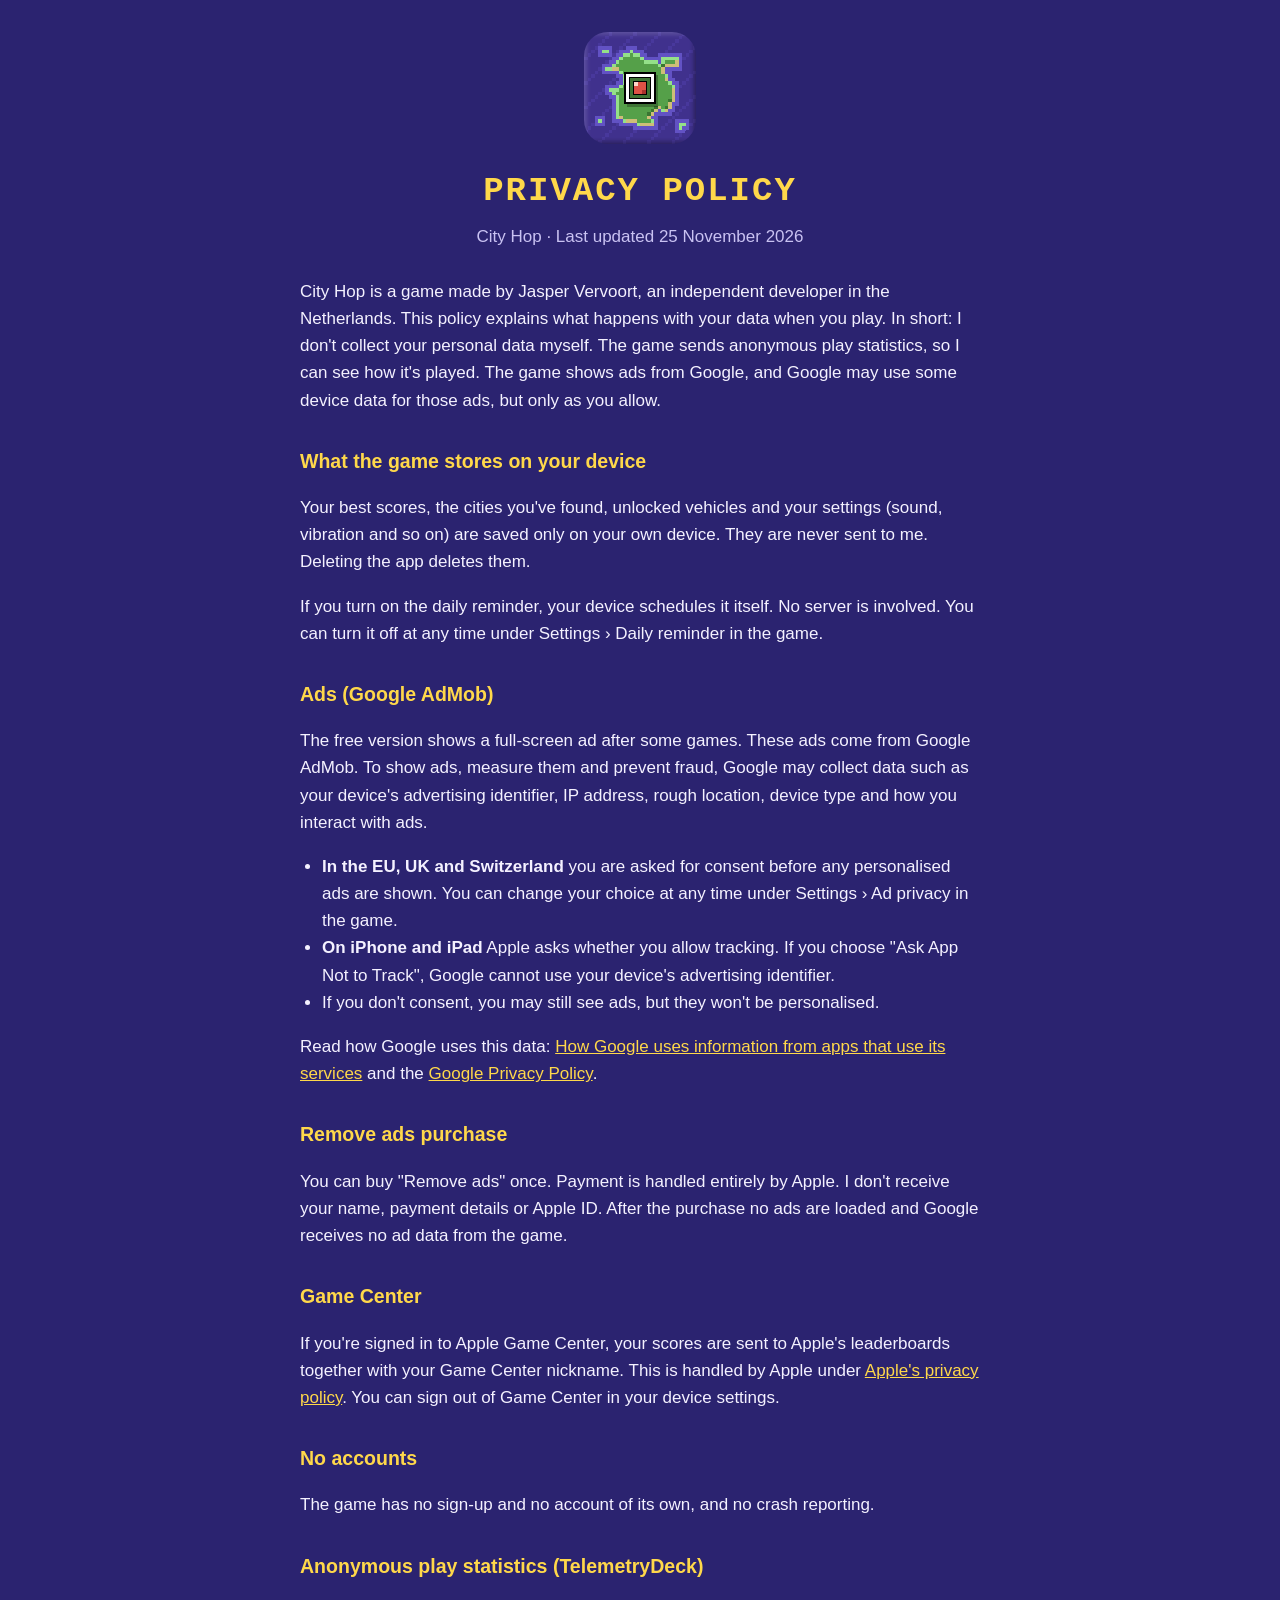
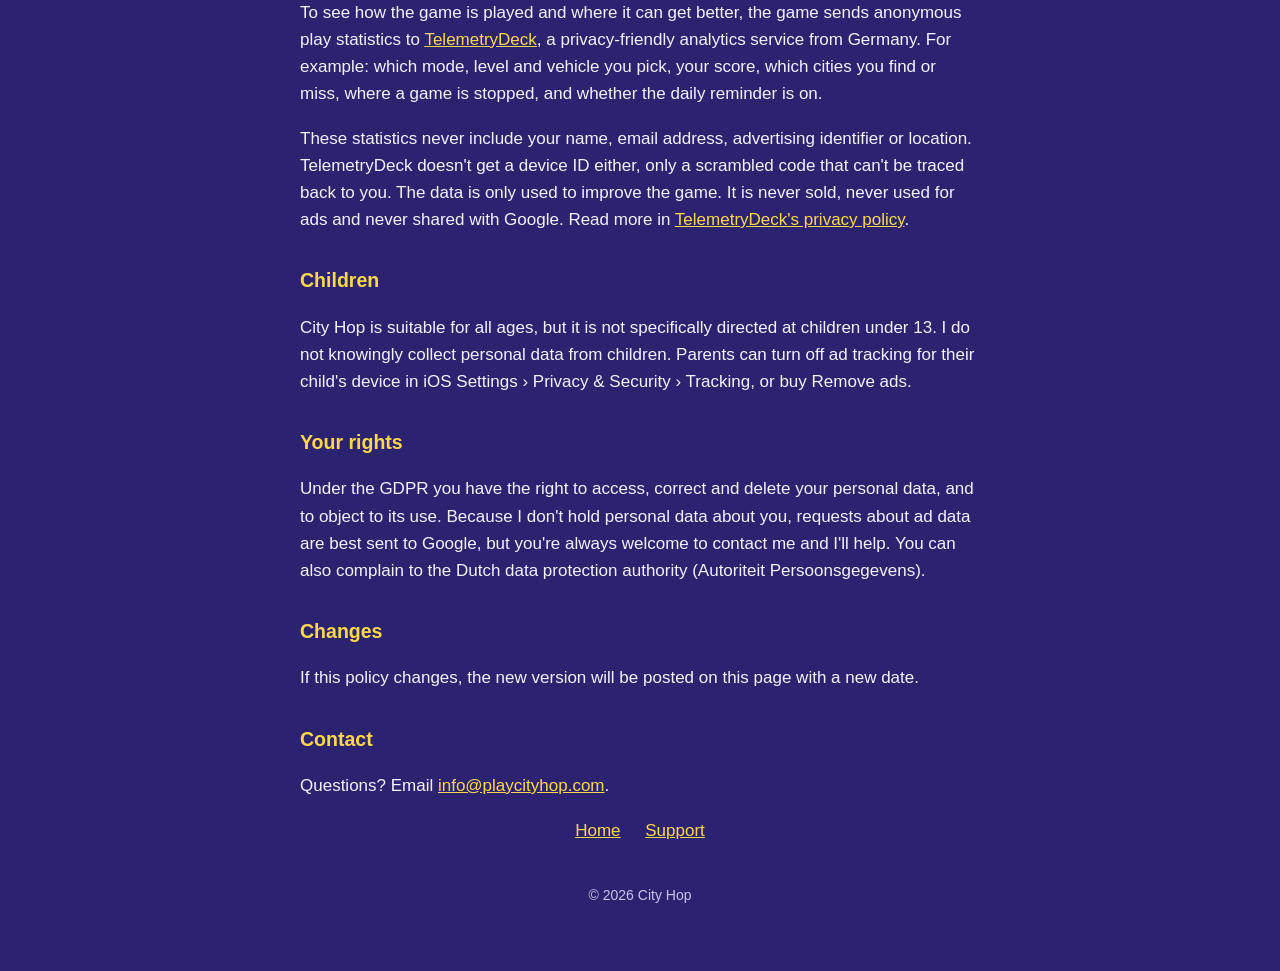
<file: privacy.html>
<!DOCTYPE html>
<html lang="en">
<head>
<meta charset="utf-8">
<meta name="viewport" content="width=device-width, initial-scale=1">
<meta name="apple-itunes-app" content="app-id=6837381733">
<title>Privacy policy – City Hop</title>
<link rel="icon" href="icon.png">
<link rel="stylesheet" href="style.css">
</head>
<body>
<main>
  <header>
    <img src="icon.png" alt="City Hop app icon">
    <h1>PRIVACY POLICY</h1>
    <p class="tag">City Hop · Last updated 25 November 2026</p>
  </header>

  <p>City Hop is a game made by Jasper Vervoort, an independent developer in the Netherlands. This policy explains what happens with your data when you play. In short: I don't collect your personal data myself. The game sends anonymous play statistics, so I can see how it's played. The game shows ads from Google, and Google may use some device data for those ads, but only as you allow.</p>

  <h2>What the game stores on your device</h2>
  <p>Your best scores, the cities you've found, unlocked vehicles and your settings (sound, vibration and so on) are saved only on your own device. They are never sent to me. Deleting the app deletes them.</p>
  <p>If you turn on the daily reminder, your device schedules it itself. No server is involved. You can turn it off at any time under Settings › Daily reminder in the game.</p>

  <h2>Ads (Google AdMob)</h2>
  <p>The free version shows a full-screen ad after some games. These ads come from Google AdMob. To show ads, measure them and prevent fraud, Google may collect data such as your device's advertising identifier, IP address, rough location, device type and how you interact with ads.</p>
  <ul>
    <li><strong>In the EU, UK and Switzerland</strong> you are asked for consent before any personalised ads are shown. You can change your choice at any time under Settings › Ad privacy in the game.</li>
    <li><strong>On iPhone and iPad</strong> Apple asks whether you allow tracking. If you choose "Ask App Not to Track", Google cannot use your device's advertising identifier.</li>
    <li>If you don't consent, you may still see ads, but they won't be personalised.</li>
  </ul>
  <p>Read how Google uses this data: <a href="https://policies.google.com/technologies/partner-sites">How Google uses information from apps that use its services</a> and the <a href="https://policies.google.com/privacy">Google Privacy Policy</a>.</p>

  <h2>Remove ads purchase</h2>
  <p>You can buy "Remove ads" once. Payment is handled entirely by Apple. I don't receive your name, payment details or Apple ID. After the purchase no ads are loaded and Google receives no ad data from the game.</p>

  <h2>Game Center</h2>
  <p>If you're signed in to Apple Game Center, your scores are sent to Apple's leaderboards together with your Game Center nickname. This is handled by Apple under <a href="https://www.apple.com/legal/privacy/">Apple's privacy policy</a>. You can sign out of Game Center in your device settings.</p>

  <h2>No accounts</h2>
  <p>The game has no sign-up and no account of its own, and no crash reporting.</p>

  <h2>Anonymous play statistics (TelemetryDeck)</h2>
  <p>To see how the game is played and where it can get better, the game sends anonymous play statistics to <a href="https://telemetrydeck.com">TelemetryDeck</a>, a privacy-friendly analytics service from Germany. For example: which mode, level and vehicle you pick, your score, which cities you find or miss, where a game is stopped, and whether the daily reminder is on.</p>
  <p>These statistics never include your name, email address, advertising identifier or location. TelemetryDeck doesn't get a device ID either, only a scrambled code that can't be traced back to you. The data is only used to improve the game. It is never sold, never used for ads and never shared with Google. Read more in <a href="https://telemetrydeck.com/privacy/">TelemetryDeck's privacy policy</a>.</p>

  <h2>Children</h2>
  <p>City Hop is suitable for all ages, but it is not specifically directed at children under 13. I do not knowingly collect personal data from children. Parents can turn off ad tracking for their child's device in iOS Settings › Privacy & Security › Tracking, or buy Remove ads.</p>

  <h2>Your rights</h2>
  <p>Under the GDPR you have the right to access, correct and delete your personal data, and to object to its use. Because I don't hold personal data about you, requests about ad data are best sent to Google, but you're always welcome to contact me and I'll help. You can also complain to the Dutch data protection authority (Autoriteit Persoonsgegevens).</p>

  <h2>Changes</h2>
  <p>If this policy changes, the new version will be posted on this page with a new date.</p>

  <h2>Contact</h2>
  <p>Questions? Email <a href="mailto:info@playcityhop.com">info@playcityhop.com</a>.</p>

  <nav>
    <a href="index.html">Home</a>
    <a href="support.html">Support</a>
  </nav>
  <footer>© 2026 City Hop</footer>
</main>
</body>
</html>
</file>
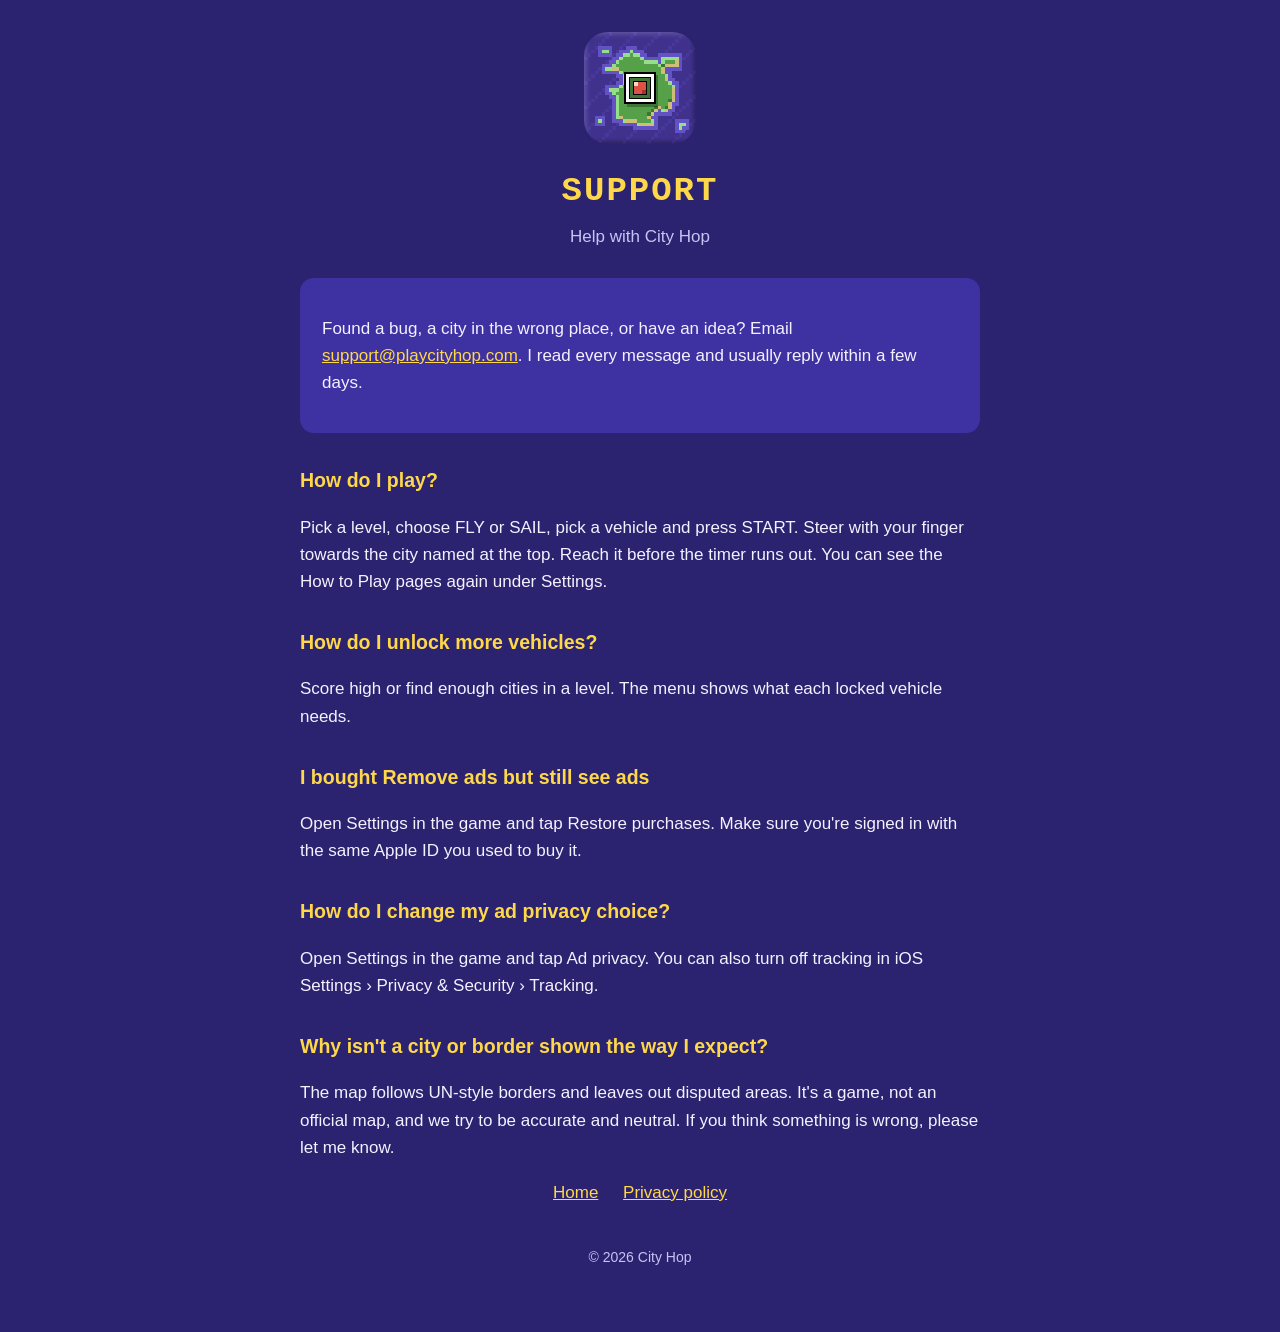
<file: support.html>
<!DOCTYPE html>
<html lang="en">
<head>
<meta charset="utf-8">
<meta name="viewport" content="width=device-width, initial-scale=1">
<meta name="apple-itunes-app" content="app-id=6837381733">
<title>Support – City Hop</title>
<link rel="icon" href="icon.png">
<link rel="stylesheet" href="style.css">
</head>
<body>
<main>
  <header>
    <img src="icon.png" alt="City Hop app icon">
    <h1>SUPPORT</h1>
    <p class="tag">Help with City Hop</p>
  </header>

  <div class="panel">
    <p>Found a bug, a city in the wrong place, or have an idea? Email <a href="mailto:support@playcityhop.com">support@playcityhop.com</a>. I read every message and usually reply within a few days.</p>
  </div>

  <h2>How do I play?</h2>
  <p>Pick a level, choose FLY or SAIL, pick a vehicle and press START. Steer with your finger towards the city named at the top. Reach it before the timer runs out. You can see the How to Play pages again under Settings.</p>

  <h2>How do I unlock more vehicles?</h2>
  <p>Score high or find enough cities in a level. The menu shows what each locked vehicle needs.</p>

  <h2>I bought Remove ads but still see ads</h2>
  <p>Open Settings in the game and tap Restore purchases. Make sure you're signed in with the same Apple ID you used to buy it.</p>

  <h2>How do I change my ad privacy choice?</h2>
  <p>Open Settings in the game and tap Ad privacy. You can also turn off tracking in iOS Settings › Privacy & Security › Tracking.</p>

  <h2>Why isn't a city or border shown the way I expect?</h2>
  <p>The map follows UN-style borders and leaves out disputed areas. It's a game, not an official map, and we try to be accurate and neutral. If you think something is wrong, please let me know.</p>

  <nav>
    <a href="index.html">Home</a>
    <a href="privacy.html">Privacy policy</a>
  </nav>
  <footer>© 2026 City Hop</footer>
</main>
</body>
</html>
</file>
<file: style.css>
:root { --bg:#2b2370; --panel:#3e31a2; --ink:#f4f1ff; --accent:#ffd84a; --muted:#c9c2f2; }
* { box-sizing: border-box; }
body { margin:0; background:var(--bg); color:var(--ink);
  font: 17px/1.6 -apple-system, BlinkMacSystemFont, "Segoe UI", Roboto, Helvetica, Arial, sans-serif; }
main { max-width: 720px; margin: 0 auto; padding: 32px 20px 64px; }
header { text-align:center; margin-bottom: 28px; }
header img { width: 112px; height: 112px; image-rendering: pixelated; border-radius: 24px; }
h1 { font-family: "Courier New", monospace; letter-spacing: 2px; color: var(--accent); margin: 12px 0 4px; }
h2 { color: var(--accent); font-size: 1.15em; margin-top: 32px; }
.tag { color: var(--muted); margin: 0; }
.panel { background: var(--panel); border-radius: 14px; padding: 20px 22px; margin: 18px 0; }
a { color: var(--accent); }
nav { text-align:center; margin: 18px 0 8px; }
nav a { margin: 0 10px; }
footer { text-align:center; color: var(--muted); font-size: 14px; margin-top: 40px; }
ul { padding-left: 22px; }
.cta { margin: 22px 0 6px; }
.cta img { width: auto; height: 54px; border-radius: 0; image-rendering: auto; }
.soon { display: inline-block; padding: 12px 20px; border: 2px solid var(--accent); border-radius: 12px; color: var(--accent); font-weight: 600; }
.daily h2 { margin-top: 0; }
</file>
